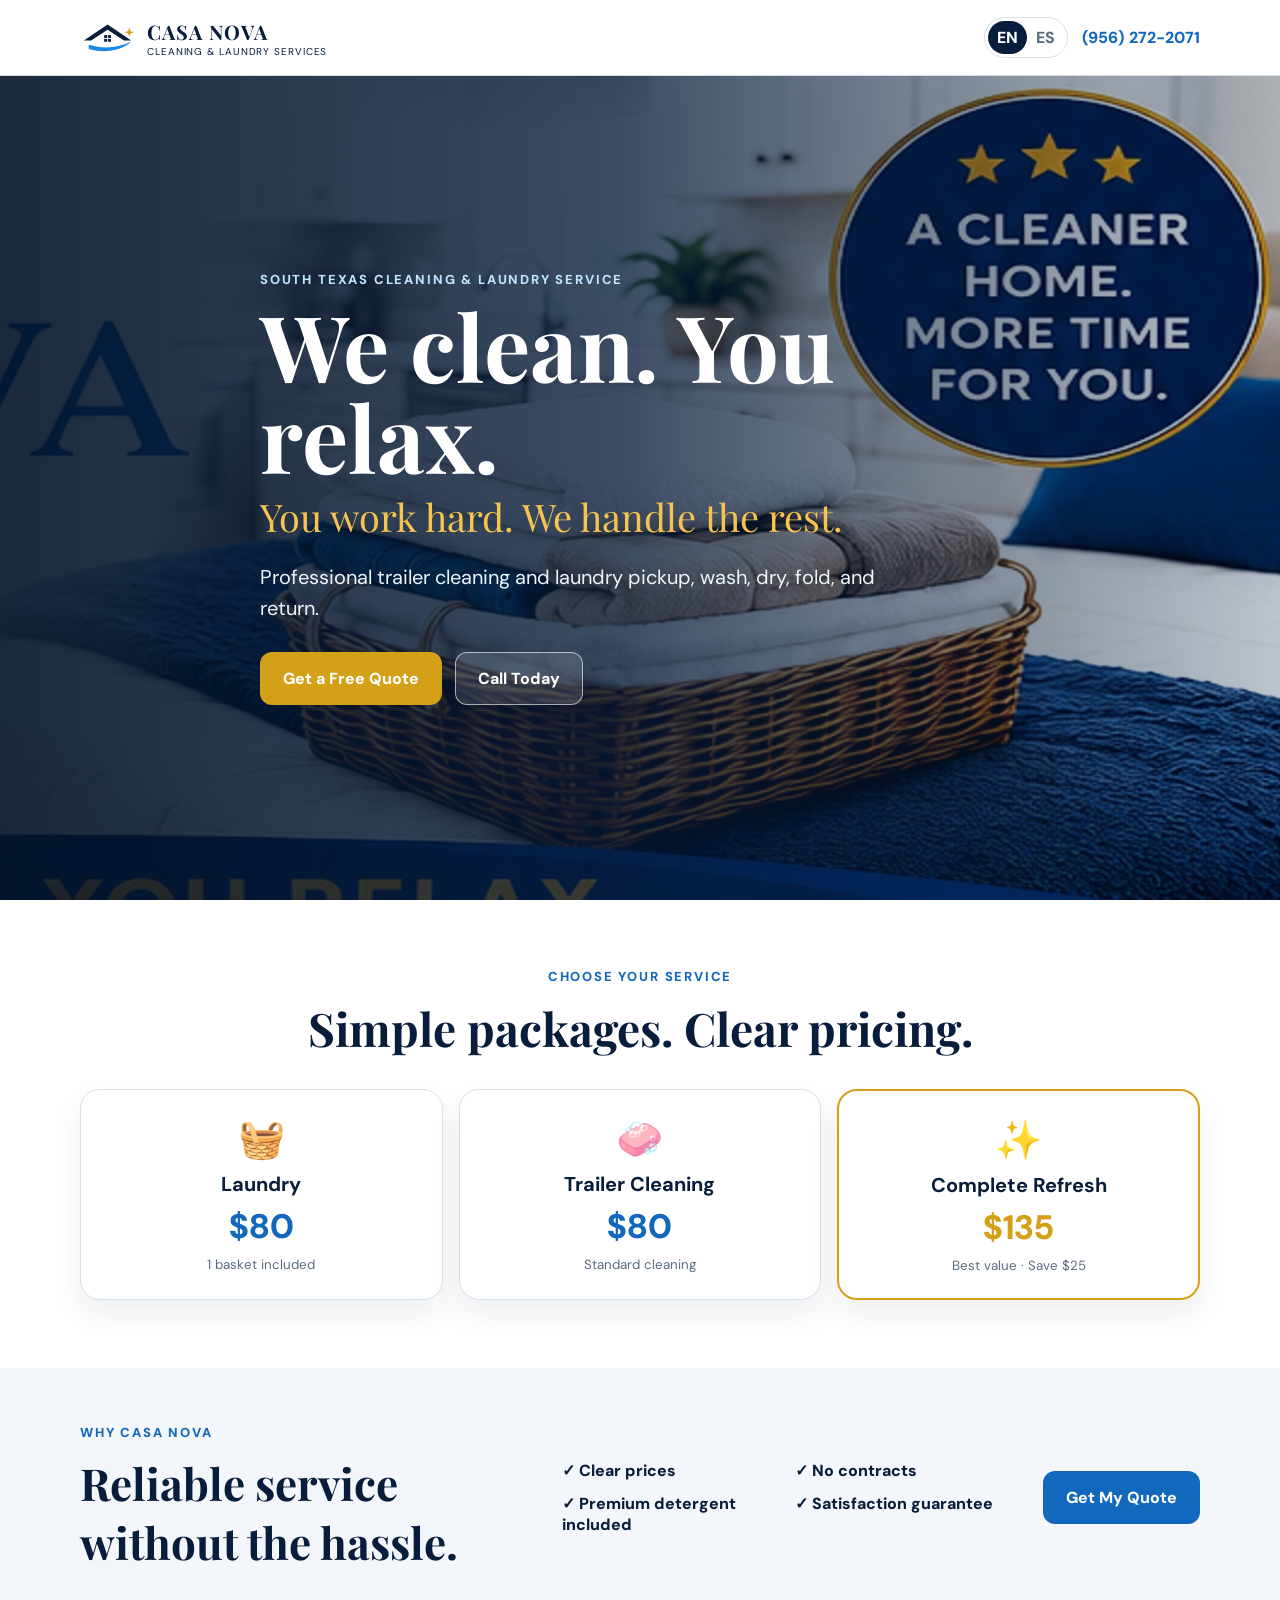
<file: index.html>
<!DOCTYPE html>
<html lang="en">
<head>
  <meta charset="UTF-8">
  <meta name="viewport" content="width=device-width, initial-scale=1.0">
  <meta name="description" content="Casa Nova professional cleaning and laundry services in South Texas.">
  <title>Casa Nova | Cleaning & Laundry Services</title>
  <link rel="preconnect" href="https://fonts.googleapis.com">
  <link rel="preconnect" href="https://fonts.gstatic.com" crossorigin>
  <link href="https://fonts.googleapis.com/css2?family=DM+Sans:wght@400;500;600;700;800&family=Playfair+Display:wght@600;700&display=swap" rel="stylesheet">
  <link rel="stylesheet" href="styles.css">
</head>
<body class="home-page">
  <header class="site-header">
    <div class="container nav-wrap">
      <a class="brand" href="index.html" aria-label="Casa Nova home">
        <svg class="brand-mark" viewBox="0 0 120 70" aria-hidden="true">
          <path d="M8 40 57 7l49 33h-15L57 18 23 40Z" fill="currentColor"/>
          <path d="M18 49c29 8 55 8 88-6-21 18-54 25-88 15Z" fill="#1E88E5"/>
          <rect x="50" y="29" width="14" height="14" rx="1" fill="currentColor"/>
          <path d="M57 29v14M50 36h14" stroke="#fff" stroke-width="2"/>
          <path d="m102 14 2.5 6.5L111 23l-6.5 2.5L102 32l-2.5-6.5L93 23l6.5-2.5Z" fill="#D4A017"/>
        </svg>
        <span><strong>CASA NOVA</strong><small data-en="Cleaning & Laundry Services" data-es="Servicios de Limpieza y Lavandería">Cleaning & Laundry Services</small></span>
      </a>
      <div class="header-right">
        <div class="language-switch">
          <button class="lang-btn active" type="button" data-lang="en">EN</button>
          <button class="lang-btn" type="button" data-lang="es">ES</button>
        </div>
        <a class="header-phone" href="tel:+19562722071">(956) 272-2071</a>
      </div>
    </div>
  </header>

  <main>
    <section class="home-hero">
      <img class="hero-bg" src="hero.jpg" alt="Fresh folded towels in a clean home">
      <div class="hero-overlay"></div>
      <div class="container hero-content">
        <p class="eyebrow light" data-en="South Texas Cleaning & Laundry Service" data-es="Servicio de Limpieza y Lavandería en el Sur de Texas">South Texas Cleaning & Laundry Service</p>
        <h1 data-en="We clean. You relax." data-es="Nosotros limpiamos. Usted se relaja.">We clean. You relax.</h1>
        <p class="hero-tagline" data-en="You work hard. We handle the rest." data-es="Usted trabaja duro. Nosotros nos encargamos del resto.">You work hard. We handle the rest.</p>
        <p class="hero-summary" data-en="Professional trailer cleaning and laundry pickup, wash, dry, fold, and return." data-es="Limpieza profesional de tráiler y recolección, lavado, secado, doblado y entrega de ropa.">
          Professional trailer cleaning and laundry pickup, wash, dry, fold, and return.
        </p>
        <div class="hero-actions">
          <a class="btn btn-gold" href="quote.html" data-en="Get a Free Quote" data-es="Solicitar Cotización Gratis">Get a Free Quote</a>
          <a class="btn btn-glass" href="tel:+19562722071" data-en="Call Today" data-es="Llamar Hoy">Call Today</a>
        </div>
      </div>
    </section>

    <section class="packages-section">
      <div class="container">
        <div class="section-heading compact">
          <p class="eyebrow" data-en="Choose your service" data-es="Elija su servicio">Choose your service</p>
          <h2 data-en="Simple packages. Clear pricing." data-es="Paquetes sencillos. Precios claros.">Simple packages. Clear pricing.</h2>
        </div>
        <div class="home-package-grid">
          <a href="quote.html?service=laundry" class="home-package-card">
            <span class="home-package-icon">🧺</span>
            <strong data-en="Laundry" data-es="Lavandería">Laundry</strong>
            <em>$80</em>
            <small data-en="1 basket included" data-es="1 canasta incluida">1 basket included</small>
          </a>
          <a href="quote.html?service=cleaning" class="home-package-card">
            <span class="home-package-icon">🧼</span>
            <strong data-en="Trailer Cleaning" data-es="Limpieza de Tráiler">Trailer Cleaning</strong>
            <em>$80</em>
            <small data-en="Standard cleaning" data-es="Limpieza estándar">Standard cleaning</small>
          </a>
          <a href="quote.html?service=complete" class="home-package-card featured">
            <span class="home-package-icon">✨</span>
            <strong data-en="Complete Refresh" data-es="Paquete Completo">Complete Refresh</strong>
            <em>$135</em>
            <small data-en="Best value · Save $25" data-es="Mejor valor · Ahorre $25">Best value · Save $25</small>
          </a>
        </div>
      </div>
    </section>

    <section class="why-section">
      <div class="container why-grid">
        <div>
          <p class="eyebrow" data-en="Why Casa Nova" data-es="Por qué Casa Nova">Why Casa Nova</p>
          <h2 data-en="Reliable service without the hassle." data-es="Servicio confiable sin complicaciones.">Reliable service without the hassle.</h2>
        </div>
        <div class="why-points">
          <span data-en="✓ Clear prices" data-es="✓ Precios claros">✓ Clear prices</span>
          <span data-en="✓ No contracts" data-es="✓ Sin contratos">✓ No contracts</span>
          <span data-en="✓ Premium detergent included" data-es="✓ Detergente premium incluido">✓ Premium detergent included</span>
          <span data-en="✓ Satisfaction guarantee" data-es="✓ Garantía de satisfacción">✓ Satisfaction guarantee</span>
        </div>
        <a class="btn btn-primary" href="quote.html" data-en="Get My Quote" data-es="Solicitar Mi Cotización">Get My Quote</a>
      </div>
    </section>
  </main>

  <script src="script.js"></script>
</body>
</html>
</file>
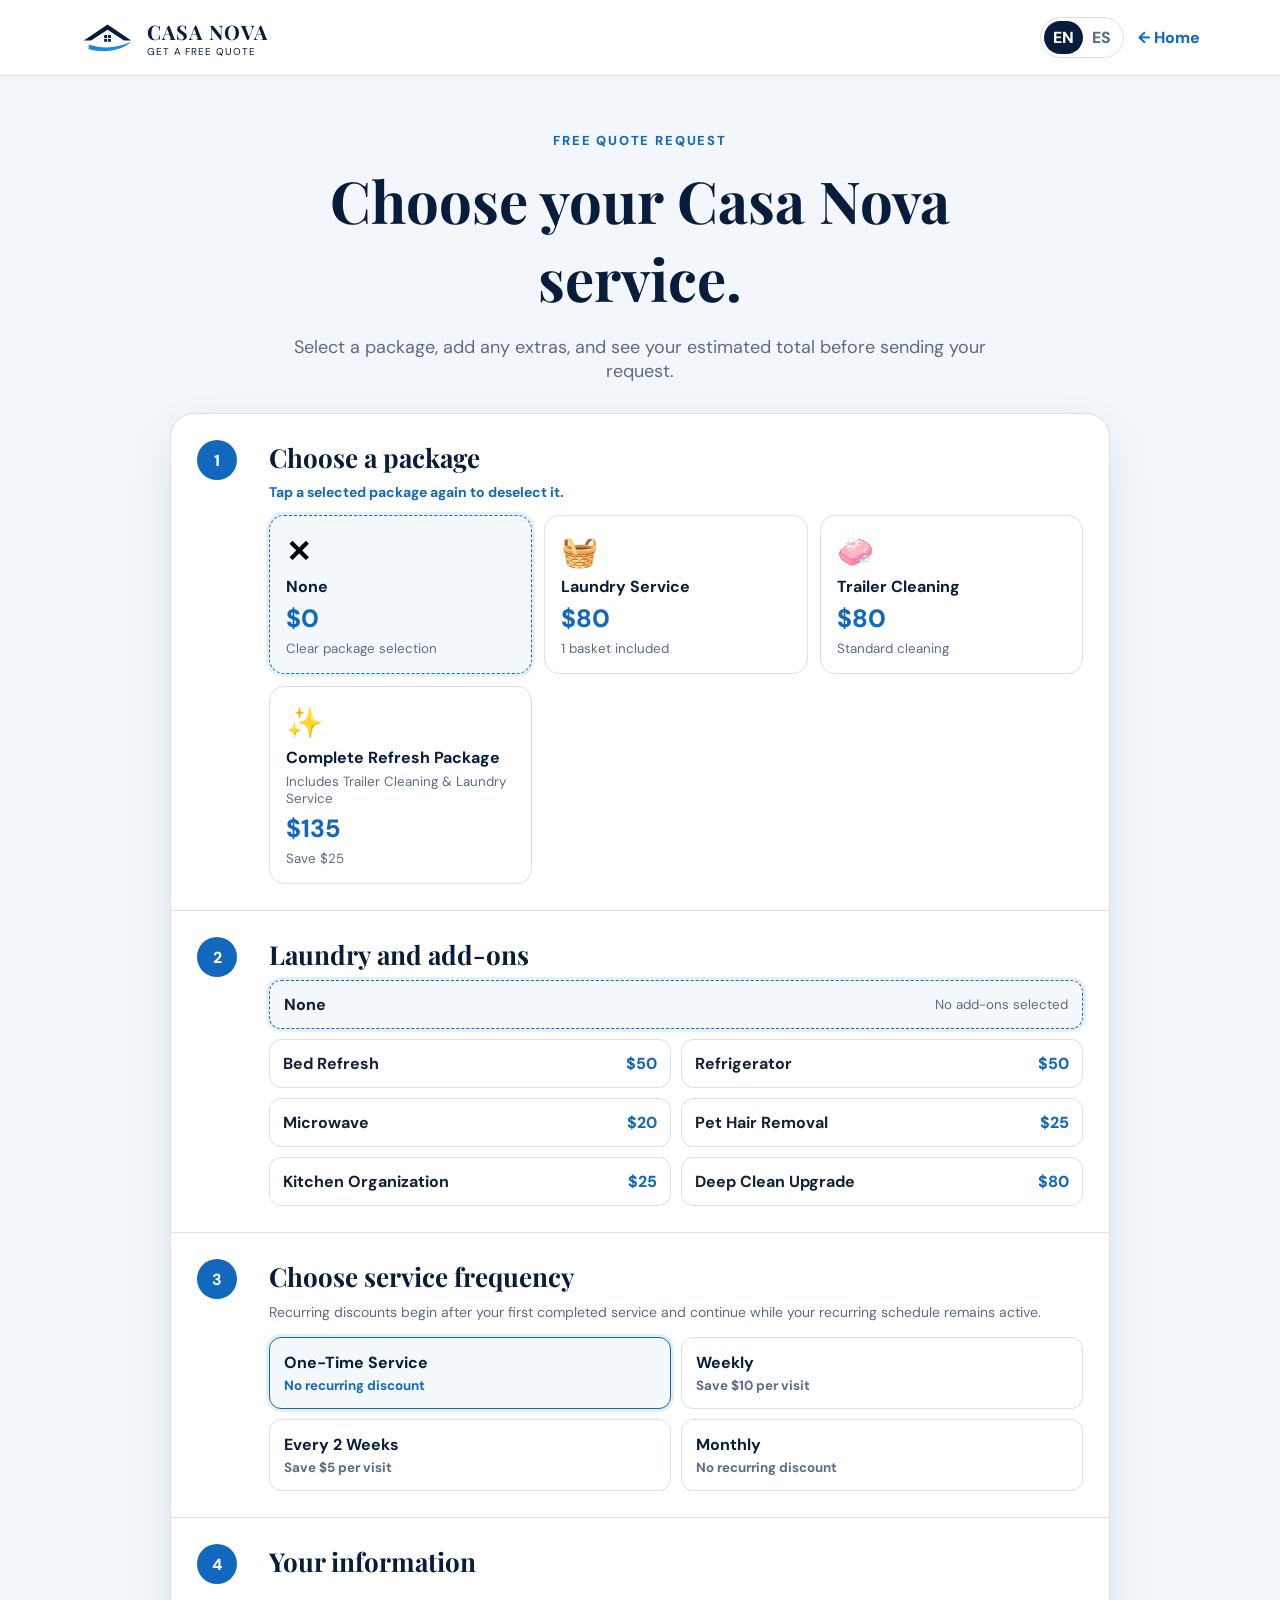
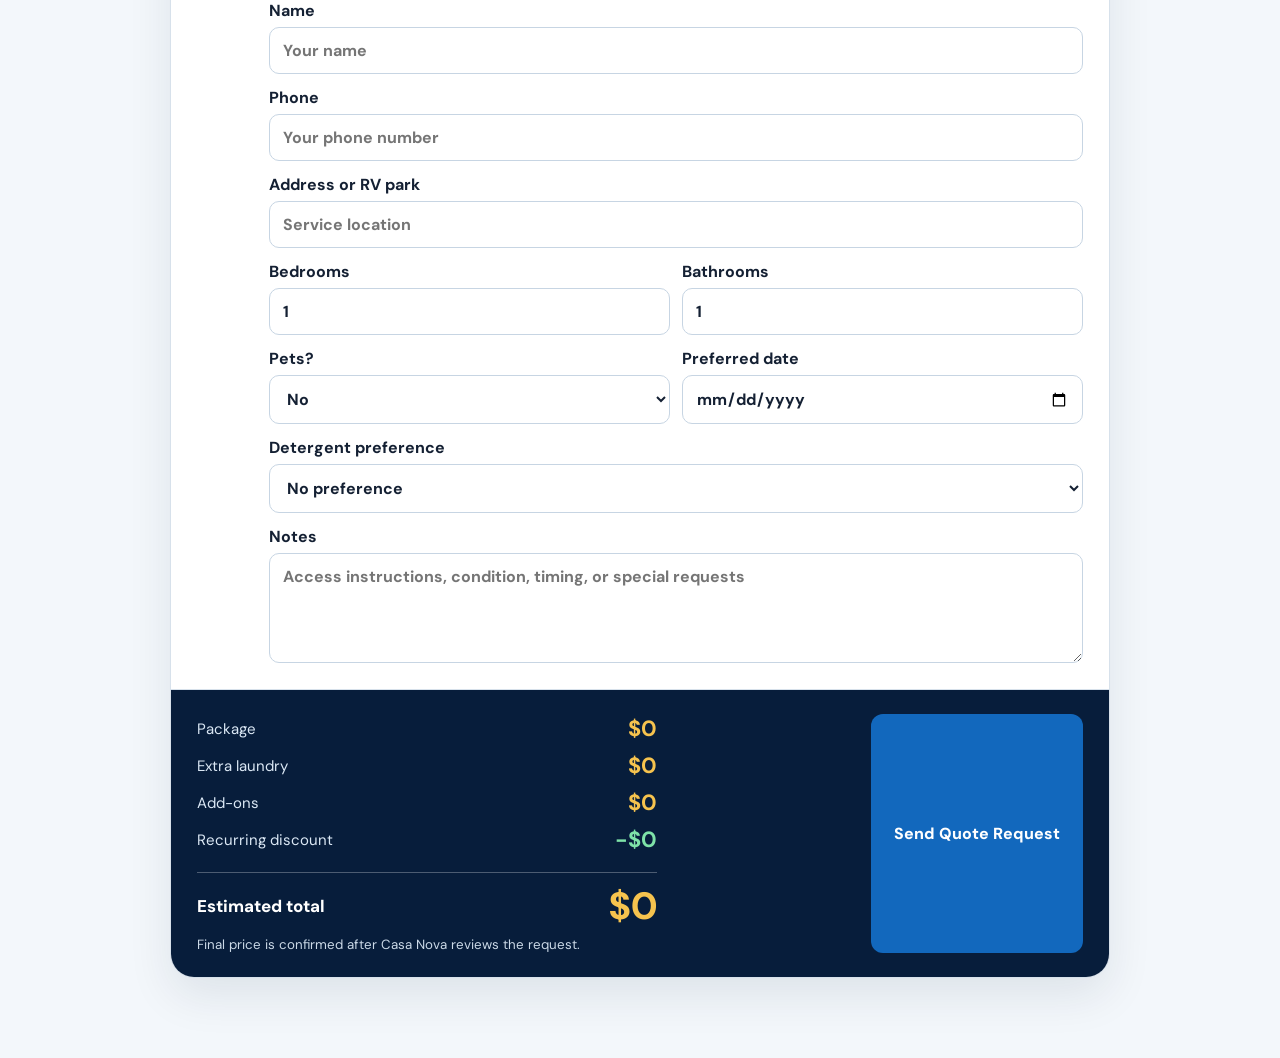
<file: quote.html>
<!DOCTYPE html>
<html lang="en">
<head>
  <meta charset="UTF-8">
  <meta name="viewport" content="width=device-width, initial-scale=1.0">
  <meta name="description" content="Request a Casa Nova cleaning or laundry quote.">
  <title>Get a Quote | Casa Nova</title>
  <link rel="preconnect" href="https://fonts.googleapis.com">
  <link rel="preconnect" href="https://fonts.gstatic.com" crossorigin>
  <link href="https://fonts.googleapis.com/css2?family=DM+Sans:wght@400;500;600;700;800&family=Playfair+Display:wght@600;700&display=swap" rel="stylesheet">
  <link rel="stylesheet" href="styles.css?v=6">
</head>
<body class="quote-page">
  <header class="site-header">
    <div class="container nav-wrap">
      <a class="brand" href="index.html" aria-label="Casa Nova home">
        <svg class="brand-mark" viewBox="0 0 120 70" aria-hidden="true">
          <path d="M8 40 57 7l49 33h-15L57 18 23 40Z" fill="currentColor"/>
          <path d="M18 49c29 8 55 8 88-6-21 18-54 25-88 15Z" fill="#1E88E5"/>
          <rect x="50" y="29" width="14" height="14" rx="1" fill="currentColor"/>
          <path d="M57 29v14M50 36h14" stroke="#fff" stroke-width="2"/>
        </svg>
        <span><strong>CASA NOVA</strong><small>Get a Free Quote</small></span>
      </a>
      <div class="header-right">
        <div class="language-switch">
          <button class="lang-btn active" type="button" data-lang="en">EN</button>
          <button class="lang-btn" type="button" data-lang="es">ES</button>
        </div>
        <a class="back-home" href="index.html" data-en="← Home" data-es="← Inicio">← Home</a>
      </div>
    </div>
  </header>

  <main class="quote-main">
    <div class="container quote-layout">
      <section class="quote-intro">
        <p class="eyebrow" data-en="Free Quote Request" data-es="Solicitud de Cotización Gratis">Free Quote Request</p>
        <h1 data-en="Choose your Casa Nova service." data-es="Elija su servicio Casa Nova.">Choose your Casa Nova service.</h1>
        <p data-en="Select a package, add any extras, and see your estimated total before sending your request." data-es="Seleccione un paquete, agregue extras y vea su total estimado antes de enviar su solicitud.">
          Select a package, add any extras, and see your estimated total before sending your request.
        </p>
      </section>

      <form id="bookingForm" class="booking-card">
        <section class="quote-section">
          <div class="section-number">1</div>
          <div class="section-body">
            <h2 data-en="Choose a package" data-es="Elija un paquete">Choose a package</h2>
            <p class="tap-note" data-en="Tap a selected package again to deselect it." data-es="Toque nuevamente un paquete seleccionado para quitarlo.">Tap a selected package again to deselect it.</p>
            <div class="package-grid">
              <button type="button" class="package-card package-none" id="clearPackage">
                <span><b>✕</b><strong data-en="None" data-es="Ninguno">None</strong><em>$0</em><small data-en="Clear package selection" data-es="Quitar selección de paquete">Clear package selection</small></span>
              </button>
              <button type="button" class="package-card service-package" data-service="laundry">
                <span><b>🧺</b><strong data-en="Laundry Service" data-es="Servicio de Lavandería">Laundry Service</strong><em>$80</em><small data-en="1 basket included" data-es="1 canasta incluida">1 basket included</small></span>
              </button>
              <button type="button" class="package-card service-package" data-service="cleaning">
                <span><b>🧼</b><strong data-en="Trailer Cleaning" data-es="Limpieza de Tráiler">Trailer Cleaning</strong><em>$80</em><small data-en="Standard cleaning" data-es="Limpieza estándar">Standard cleaning</small></span>
              </button>
              <button type="button" class="package-card service-package" data-service="complete">
                <span><b>✨</b><strong data-en="Complete Refresh Package" data-es="Paquete Completo">Complete Refresh Package</strong><small data-en="Includes Trailer Cleaning &amp; Laundry Service" data-es="Incluye limpieza del tráiler y lavandería">Includes Trailer Cleaning &amp; Laundry Service</small><em>$135</em><small data-en="Save $25" data-es="Ahorre $25">Save $25</small></span>
              </button>
              <input type="hidden" id="selectedService" value="">
            </div>
          </div>
        </section>

        <section class="quote-section">
          <div class="section-number">2</div>
          <div class="section-body">
            <h2 data-en="Laundry and add-ons" data-es="Lavandería y extras">Laundry and add-ons</h2>
            <div id="basketSection" class="basket-control">
              <label><span data-en="Total laundry baskets" data-es="Total de canastas">Total laundry baskets</span><input id="baskets" type="number" min="1" max="20" value="1"></label>
              <small data-en="The first basket is included. Each additional basket is $15." data-es="La primera canasta está incluida. Cada canasta adicional cuesta $15.">The first basket is included. Each additional basket is $15.</small>
            </div>
            <div class="addon-none-row">
              <button type="button" id="clearAddons" class="none-button active">
                <span data-en="None" data-es="Ninguno">None</span>
                <small data-en="No add-ons selected" data-es="Sin servicios adicionales">No add-ons selected</small>
              </button>
            </div>
            <div class="addon-grid">
              <label class="addon"><input type="checkbox" value="bed"><span><strong data-en="Bed Refresh" data-es="Servicio de Cama">Bed Refresh</strong><em>$50</em></span></label>
              <label class="addon"><input type="checkbox" value="fridge"><span><strong data-en="Refrigerator" data-es="Refrigerador">Refrigerator</strong><em>$50</em></span></label>
              <label class="addon"><input type="checkbox" value="microwave"><span><strong data-en="Microwave" data-es="Microondas">Microwave</strong><em>$20</em></span></label>
              <label class="addon"><input type="checkbox" value="pet"><span><strong data-en="Pet Hair Removal" data-es="Pelo de Mascota">Pet Hair Removal</strong><em>$25</em></span></label>
              <label class="addon"><input type="checkbox" value="kitchen"><span><strong data-en="Kitchen Organization" data-es="Organización de Cocina">Kitchen Organization</strong><em>$25</em></span></label>
              <label class="addon"><input id="deepClean" type="checkbox" value="deep"><span><strong data-en="Deep Clean Upgrade" data-es="Limpieza Profunda">Deep Clean Upgrade</strong><em>$80</em></span></label>
            </div>
          </div>
        </section>

        <section class="quote-section">
          <div class="section-number">3</div>
          <div class="section-body">
            <h2 data-en="Choose service frequency" data-es="Elija la frecuencia del servicio">Choose service frequency</h2>
            <p class="frequency-note" data-en="Recurring discounts begin after your first completed service and continue while your recurring schedule remains active." data-es="Los descuentos recurrentes comienzan después de su primer servicio completado y continúan mientras su horario recurrente permanezca activo.">
              Recurring discounts begin after your first completed service and continue while your recurring schedule remains active.
            </p>
            <div class="frequency-grid">
              <label class="frequency-choice">
                <input type="radio" name="frequency" value="one-time" checked>
                <span><strong data-en="One-Time Service" data-es="Servicio de Una Sola Vez">One-Time Service</strong><small data-en="No recurring discount" data-es="Sin descuento recurrente">No recurring discount</small></span>
              </label>
              <label class="frequency-choice">
                <input type="radio" name="frequency" value="weekly">
                <span><strong data-en="Weekly" data-es="Semanal">Weekly</strong><small data-en="Save $10 per visit" data-es="Ahorre $10 por visita">Save $10 per visit</small></span>
              </label>
              <label class="frequency-choice">
                <input type="radio" name="frequency" value="biweekly">
                <span><strong data-en="Every 2 Weeks" data-es="Cada 2 Semanas">Every 2 Weeks</strong><small data-en="Save $5 per visit" data-es="Ahorre $5 por visita">Save $5 per visit</small></span>
              </label>
              <label class="frequency-choice">
                <input type="radio" name="frequency" value="monthly">
                <span><strong data-en="Monthly" data-es="Mensual">Monthly</strong><small data-en="No recurring discount" data-es="Sin descuento recurrente">No recurring discount</small></span>
              </label>
            </div>
          </div>
        </section>

        <section class="quote-section">
          <div class="section-number">4</div>
          <div class="section-body form-fields">
            <h2 data-en="Your information" data-es="Su información">Your information</h2>
            <label><span data-en="Name" data-es="Nombre">Name</span><input id="name" type="text" required placeholder="Your name"></label>
            <label><span data-en="Phone" data-es="Teléfono">Phone</span><input id="phone" type="tel" required placeholder="Your phone number"></label>
            <label><span data-en="Address or RV park" data-es="Dirección o parque de RV">Address or RV park</span><input id="address" type="text" placeholder="Service location"></label>
            <div class="two-col">
              <label><span data-en="Bedrooms" data-es="Recámaras">Bedrooms</span><input id="bedrooms" type="number" min="0" value="1"></label>
              <label><span data-en="Bathrooms" data-es="Baños">Bathrooms</span><input id="bathrooms" type="number" min="0" step="0.5" value="1"></label>
            </div>
            <div class="two-col">
              <label><span data-en="Pets?" data-es="¿Mascotas?">Pets?</span><select id="pets"><option value="No">No</option><option value="Yes">Yes</option></select></label>
              <label><span data-en="Preferred date" data-es="Fecha preferida">Preferred date</span><input id="date" type="date"></label>
            </div>
            <label><span data-en="Detergent preference" data-es="Preferencia de detergente">Detergent preference</span>
              <select id="detergent">
                <option value="No preference">No preference</option>
                <option value="Tide">Tide</option>
                <option value="Gain">Gain</option>
                <option value="Arm & Hammer">Arm & Hammer</option>
                <option value="Free & Clear">Free & Clear</option>
              </select>
            </label>
            <label><span data-en="Notes" data-es="Notas">Notes</span><textarea id="notes" rows="4" placeholder="Access instructions, condition, timing, or special requests"></textarea></label>
          </div>
        </section>

        <section class="quote-summary">
          <div class="summary-breakdown">
            <div><span data-en="Package" data-es="Paquete">Package</span><strong id="packageSubtotal">$0</strong></div>
            <div><span data-en="Extra laundry" data-es="Lavandería adicional">Extra laundry</span><strong id="laundrySubtotal">$0</strong></div>
            <div><span data-en="Add-ons" data-es="Servicios adicionales">Add-ons</span><strong id="addonsSubtotal">$0</strong></div>
            <div class="discount-row"><span data-en="Recurring discount" data-es="Descuento recurrente">Recurring discount</span><strong id="frequencyDiscount">-$0</strong></div>
            <div class="summary-total"><span data-en="Estimated total" data-es="Total estimado">Estimated total</span><strong id="estimatedTotal">$0</strong></div>
            <small data-en="Final price is confirmed after Casa Nova reviews the request." data-es="El precio final se confirma después de revisar la solicitud.">Final price is confirmed after Casa Nova reviews the request.</small>
          </div>
          <button class="btn btn-primary" type="submit" data-en="Send Quote Request" data-es="Enviar Solicitud">Send Quote Request</button>
        </section>
      </form>
    </div>
  </main>

  <script src="script.js?v=6"></script>
</body>
</html>
</file>
<file: styles.css>
:root{
  --navy:#071d3b;--blue:#1268bd;--gold:#d4a017;--ink:#142033;--muted:#5c6c80;
  --soft:#f3f7fb;--border:#d7e1eb;--white:#fff;
}
*{box-sizing:border-box}
html{scroll-behavior:smooth}
body{margin:0;font-family:"DM Sans",sans-serif;color:var(--ink);background:#fff}
a{text-decoration:none;color:inherit}
button,input,select,textarea{font:inherit}
.container{width:min(1120px,calc(100% - 28px));margin:auto}
.site-header{height:76px;background:#fff;border-bottom:1px solid var(--border);display:flex;align-items:center;position:sticky;top:0;z-index:50}
.nav-wrap{display:flex;align-items:center;justify-content:space-between;gap:20px}
.brand{display:flex;align-items:center;gap:9px;color:var(--navy)}
.brand-mark{width:58px;height:42px}
.brand span{display:flex;flex-direction:column}
.brand strong{font-family:"Playfair Display",serif;font-size:20px;letter-spacing:.05em}
.brand small{font-size:10px;text-transform:uppercase;letter-spacing:.09em}
.header-right{display:flex;align-items:center;gap:14px}
.header-phone,.back-home{font-weight:800;color:var(--blue)}
.language-switch{display:flex;border:1px solid var(--border);border-radius:999px;padding:3px}
.lang-btn{border:0;background:transparent;border-radius:999px;padding:6px 9px;font-weight:800;color:var(--muted);cursor:pointer}
.lang-btn.active{background:var(--navy);color:#fff}

.home-hero{position:relative;min-height:calc(100svh - 76px);display:flex;align-items:center;overflow:hidden}
.hero-bg{position:absolute;inset:0;width:100%;height:100%;object-fit:cover}
.hero-overlay{position:absolute;inset:0;background:linear-gradient(90deg,rgba(3,18,39,.9) 0%,rgba(4,26,55,.78) 48%,rgba(4,26,55,.26) 100%)}
.hero-content{position:relative;z-index:2;color:#fff;max-width:760px;padding-top:38px;padding-bottom:38px}
.eyebrow{text-transform:uppercase;letter-spacing:.14em;font-weight:800;font-size:13px;color:var(--blue);margin:0 0 12px}
.eyebrow.light{color:#bfe4ff}
h1,h2{font-family:"Playfair Display",serif;color:var(--navy)}
.home-hero h1{color:#fff;font-size:clamp(52px,8vw,92px);line-height:.98;margin:0 0 10px}
.hero-tagline{font-family:"Playfair Display",serif;font-size:clamp(25px,3vw,38px);color:#f6c34e;margin:0 0 15px}
.hero-summary{font-size:20px;line-height:1.55;max-width:650px;color:#edf5fb}
.hero-actions{display:flex;gap:13px;margin-top:28px}
.btn{display:inline-flex;align-items:center;justify-content:center;border-radius:12px;padding:15px 22px;border:1px solid transparent;font-weight:800;cursor:pointer}
.btn-gold{background:var(--gold);color:#fff}
.btn-glass{background:rgba(255,255,255,.12);border-color:rgba(255,255,255,.6);color:#fff}
.btn-primary{background:var(--blue);color:#fff}
.quick-options{margin-top:-52px;position:relative;z-index:4}
.quick-grid{display:grid;grid-template-columns:repeat(3,1fr);gap:14px}
.quick-card{display:flex;align-items:center;gap:14px;background:#fff;border:1px solid var(--border);border-radius:17px;padding:18px;box-shadow:0 16px 35px rgba(7,29,59,.12)}
.quick-card span{font-size:34px}
.quick-card div{display:flex;flex-direction:column}
.quick-card strong{color:var(--navy);font-size:18px}
.quick-card small{color:var(--muted)}
.quick-card.featured{border:2px solid var(--gold)}
.home-footer-callout{padding:30px 0}
.callout-row{display:flex;align-items:center;justify-content:space-between;gap:20px}
.callout-row>div{display:flex;flex-direction:column}
.callout-row strong{color:var(--navy)}
.callout-row span{color:var(--muted)}
.text-link{color:var(--blue);font-weight:800}

.quote-main{padding:56px 0 80px;background:var(--soft);min-height:calc(100vh - 76px)}
.quote-layout{max-width:940px}
.quote-intro{text-align:center;max-width:720px;margin:0 auto 30px}
.quote-intro h1{font-size:clamp(38px,5vw,58px);margin:0 0 10px}
.quote-intro>p:last-child{color:var(--muted);font-size:18px}
.booking-card{background:#fff;border:1px solid var(--border);border-radius:24px;box-shadow:0 18px 45px rgba(7,29,59,.09);overflow:hidden}
.quote-section{display:grid;grid-template-columns:54px 1fr;gap:18px;padding:26px;border-bottom:1px solid var(--border)}
.section-number{width:40px;height:40px;border-radius:50%;display:grid;place-items:center;background:var(--blue);color:#fff;font-weight:800}
.section-body h2{font-size:26px;margin:0 0 8px}
.tap-note{margin:0 0 14px;color:var(--blue);font-weight:700;font-size:14px}
.package-grid{display:grid;grid-template-columns:repeat(3,1fr);gap:12px}
.package-card input,.addon input{position:absolute;opacity:0}
.package-card span{height:100%;display:flex;flex-direction:column;gap:5px;padding:16px;border:1px solid var(--border);border-radius:15px;cursor:pointer}
.package-card input:checked+span{border-color:var(--blue);box-shadow:0 0 0 3px rgba(18,104,189,.13);background:#f4f9fe}
.package-card b{font-size:30px}.package-card strong{color:var(--navy)}.package-card em{font-style:normal;color:var(--blue);font-size:25px;font-weight:800}.package-card small{color:var(--muted)}
.basket-control{display:grid;gap:7px;margin-bottom:15px}
.basket-control label{max-width:260px}
.addon-grid{display:grid;grid-template-columns:repeat(2,1fr);gap:10px}
.addon span{display:flex;align-items:center;justify-content:space-between;gap:10px;border:1px solid var(--border);border-radius:12px;padding:13px;cursor:pointer}
.addon input:checked+span{border-color:var(--blue);background:#f4f9fe;box-shadow:0 0 0 3px rgba(18,104,189,.1)}
.addon input:disabled+span{opacity:.45}
.addon em{font-style:normal;color:var(--blue);font-weight:800}
.form-fields{display:grid;gap:13px}
label{display:grid;gap:6px;font-weight:700}
input,select,textarea{width:100%;border:1px solid #c7d5e3;border-radius:10px;padding:12px 13px;background:#fff;color:var(--ink)}
input:focus,select:focus,textarea:focus{outline:3px solid rgba(18,104,189,.13);border-color:var(--blue)}
.two-col{display:grid;grid-template-columns:1fr 1fr;gap:12px}
.quote-summary{display:flex;align-items:center;justify-content:space-between;gap:20px;background:var(--navy);color:#fff;padding:24px 26px}
.quote-summary>div{display:flex;flex-direction:column}
.quote-summary strong{font-size:42px;color:#f6c34e}
.quote-summary small{color:#cbd9e7}

@media(max-width:760px){
  .header-phone{display:none}
  .home-hero{min-height:calc(100svh - 76px)}
  .hero-overlay{background:linear-gradient(180deg,rgba(3,18,39,.55) 0%,rgba(3,18,39,.88) 68%,rgba(3,18,39,.96) 100%)}
  .hero-content{align-self:flex-end;padding-bottom:100px}
  .home-hero h1{font-size:52px}
  .hero-summary{font-size:17px}
  .quick-options{margin-top:-74px}
  .quick-grid{grid-template-columns:1fr}
  .quick-card{padding:14px 16px}
  .home-footer-callout{padding:22px 0 28px}
  .callout-row{flex-direction:column;align-items:flex-start}
  .quote-main{padding-top:34px}
  .quote-section{grid-template-columns:1fr;padding:20px}
  .section-number{width:34px;height:34px}
  .package-grid,.addon-grid,.two-col{grid-template-columns:1fr}
  .quote-summary{flex-direction:column;align-items:stretch}
  .quote-summary .btn{width:100%}
}
@media(max-width:460px){
  .brand small{display:none}
  .brand strong{font-size:17px}
  .brand-mark{width:50px}
  .hero-actions{flex-direction:column}
  .home-hero h1{font-size:46px}
}

.section-heading.compact{max-width:720px;text-align:center;margin:0 auto 30px}
.section-heading.compact h2{font-size:clamp(32px,4vw,46px);margin:0}
.packages-section{padding:68px 0;background:#fff}
.home-package-grid{display:grid;grid-template-columns:repeat(3,1fr);gap:16px}
.home-package-card{display:flex;flex-direction:column;align-items:center;text-align:center;gap:7px;padding:24px 18px;border:1px solid var(--border);border-radius:20px;background:#fff;box-shadow:0 14px 30px rgba(7,29,59,.07);transition:.2s}
.home-package-card:hover{transform:translateY(-3px);box-shadow:0 18px 36px rgba(7,29,59,.12)}
.home-package-card.featured{border:2px solid var(--gold)}
.home-package-icon{font-size:38px}
.home-package-card strong{font-size:20px;color:var(--navy)}
.home-package-card em{font-style:normal;font-size:34px;font-weight:800;color:var(--blue)}
.home-package-card.featured em{color:var(--gold)}
.home-package-card small{color:var(--muted)}
.why-section{padding:56px 0;background:var(--soft)}
.why-grid{display:grid;grid-template-columns:1fr 1fr auto;gap:26px;align-items:center}
.why-grid h2{font-size:clamp(30px,3.5vw,44px);margin:0}
.why-points{display:grid;grid-template-columns:1fr 1fr;gap:12px;color:var(--navy);font-weight:800}
@media(max-width:760px){
  .home-package-grid{grid-template-columns:1fr}
  .packages-section{padding:50px 0}
  .why-grid{grid-template-columns:1fr}
  .why-points{grid-template-columns:1fr 1fr}
}
@media(max-width:460px){
  .why-points{grid-template-columns:1fr}
}


.package-none{
  border:0;
  padding:0;
  background:transparent;
  text-align:left;
  font:inherit;
}
.package-none span{
  height:100%;
  display:flex;
  flex-direction:column;
  gap:5px;
  padding:16px;
  border:1px dashed var(--border);
  border-radius:15px;
  cursor:pointer;
  background:#fff;
}
.package-none.active span{
  border-color:var(--blue);
  box-shadow:0 0 0 3px rgba(18,104,189,.10);
  background:#f4f9fe;
}
.addon-none-row{margin-bottom:10px}
.none-button{
  width:100%;
  border:1px dashed var(--border);
  border-radius:12px;
  padding:13px 14px;
  background:#fff;
  display:flex;
  align-items:center;
  justify-content:space-between;
  gap:12px;
  cursor:pointer;
  color:var(--ink);
}
.none-button span{font-weight:800}
.none-button small{color:var(--muted)}
.none-button.active{
  border-color:var(--blue);
  background:#f4f9fe;
  box-shadow:0 0 0 3px rgba(18,104,189,.10);
}
.summary-breakdown{display:grid;gap:7px;min-width:320px}
.summary-breakdown>div{
  display:flex;
  align-items:center;
  justify-content:space-between;
  gap:20px;
  color:#dbe8f5;
}
.summary-breakdown>div strong{
  font-size:18px;
  color:#fff;
}
.summary-breakdown .summary-total{
  margin-top:7px;
  padding-top:10px;
  border-top:1px solid rgba(255,255,255,.25);
}
.summary-breakdown .summary-total span{font-weight:800}
.summary-breakdown .summary-total strong{
  font-size:42px;
  color:#f6c34e;
}
@media(max-width:760px){
  .summary-breakdown{min-width:0}
}


/* Estimate box polish */
.quote-summary{
  align-items:stretch;
}
.summary-breakdown{
  width:100%;
  max-width:460px;
}
.summary-breakdown>div{
  display:grid;
  grid-template-columns:1fr auto;
  align-items:center;
  gap:18px;
  padding:4px 0;
}
.summary-breakdown>div span{
  color:#dbe8f5;
  font-size:15px;
}
.summary-breakdown>div strong{
  color:#f6c34e;
  font-size:22px;
  line-height:1;
  text-align:right;
}
.summary-breakdown .summary-total{
  margin-top:10px;
  padding-top:14px;
  border-top:1px solid rgba(255,255,255,.28);
}
.summary-breakdown .summary-total span{
  color:#fff;
  font-size:17px;
  font-weight:800;
}
.summary-breakdown .summary-total strong{
  font-size:38px;
}
@media(max-width:760px){
  .quote-summary{
    gap:18px;
  }
  .summary-breakdown{
    max-width:none;
  }
}


/* Reliable button-based package selection */
.service-package{
  border:0;
  padding:0;
  margin:0;
  background:transparent;
  text-align:left;
  font:inherit;
  color:inherit;
}
.service-package span{
  height:100%;
  display:flex;
  flex-direction:column;
  gap:5px;
  padding:16px;
  border:1px solid var(--border);
  border-radius:15px;
  cursor:pointer;
  background:#fff;
}
.service-package.selected span{
  border-color:var(--blue);
  box-shadow:0 0 0 3px rgba(18,104,189,.13);
  background:#f4f9fe;
}
.service-package.selected span::after{
  content:"✓";
  position:absolute;
  right:12px;
  top:10px;
  width:24px;
  height:24px;
  display:grid;
  place-items:center;
  border-radius:50%;
  background:var(--blue);
  color:#fff;
  font-weight:800;
}
.service-package{position:relative}


/* Service frequency */
.frequency-note{
  margin:0 0 14px;
  color:var(--muted);
  font-size:14px;
  line-height:1.5;
}
.frequency-grid{
  display:grid;
  grid-template-columns:repeat(2,1fr);
  gap:10px;
}
.frequency-choice input{
  position:absolute;
  opacity:0;
}
.frequency-choice span{
  height:100%;
  display:flex;
  flex-direction:column;
  gap:4px;
  padding:14px;
  border:1px solid var(--border);
  border-radius:12px;
  cursor:pointer;
  background:#fff;
}
.frequency-choice input:checked + span{
  border-color:var(--blue);
  background:#f4f9fe;
  box-shadow:0 0 0 3px rgba(18,104,189,.10);
}
.frequency-choice strong{color:var(--navy)}
.frequency-choice small{color:var(--muted)}
.frequency-choice input:checked + span small{
  color:var(--blue);
  font-weight:700;
}
.summary-breakdown .discount-row strong{
  color:#7ee2a8;
}
@media(max-width:760px){
  .frequency-grid{grid-template-columns:1fr}
}
</file>
